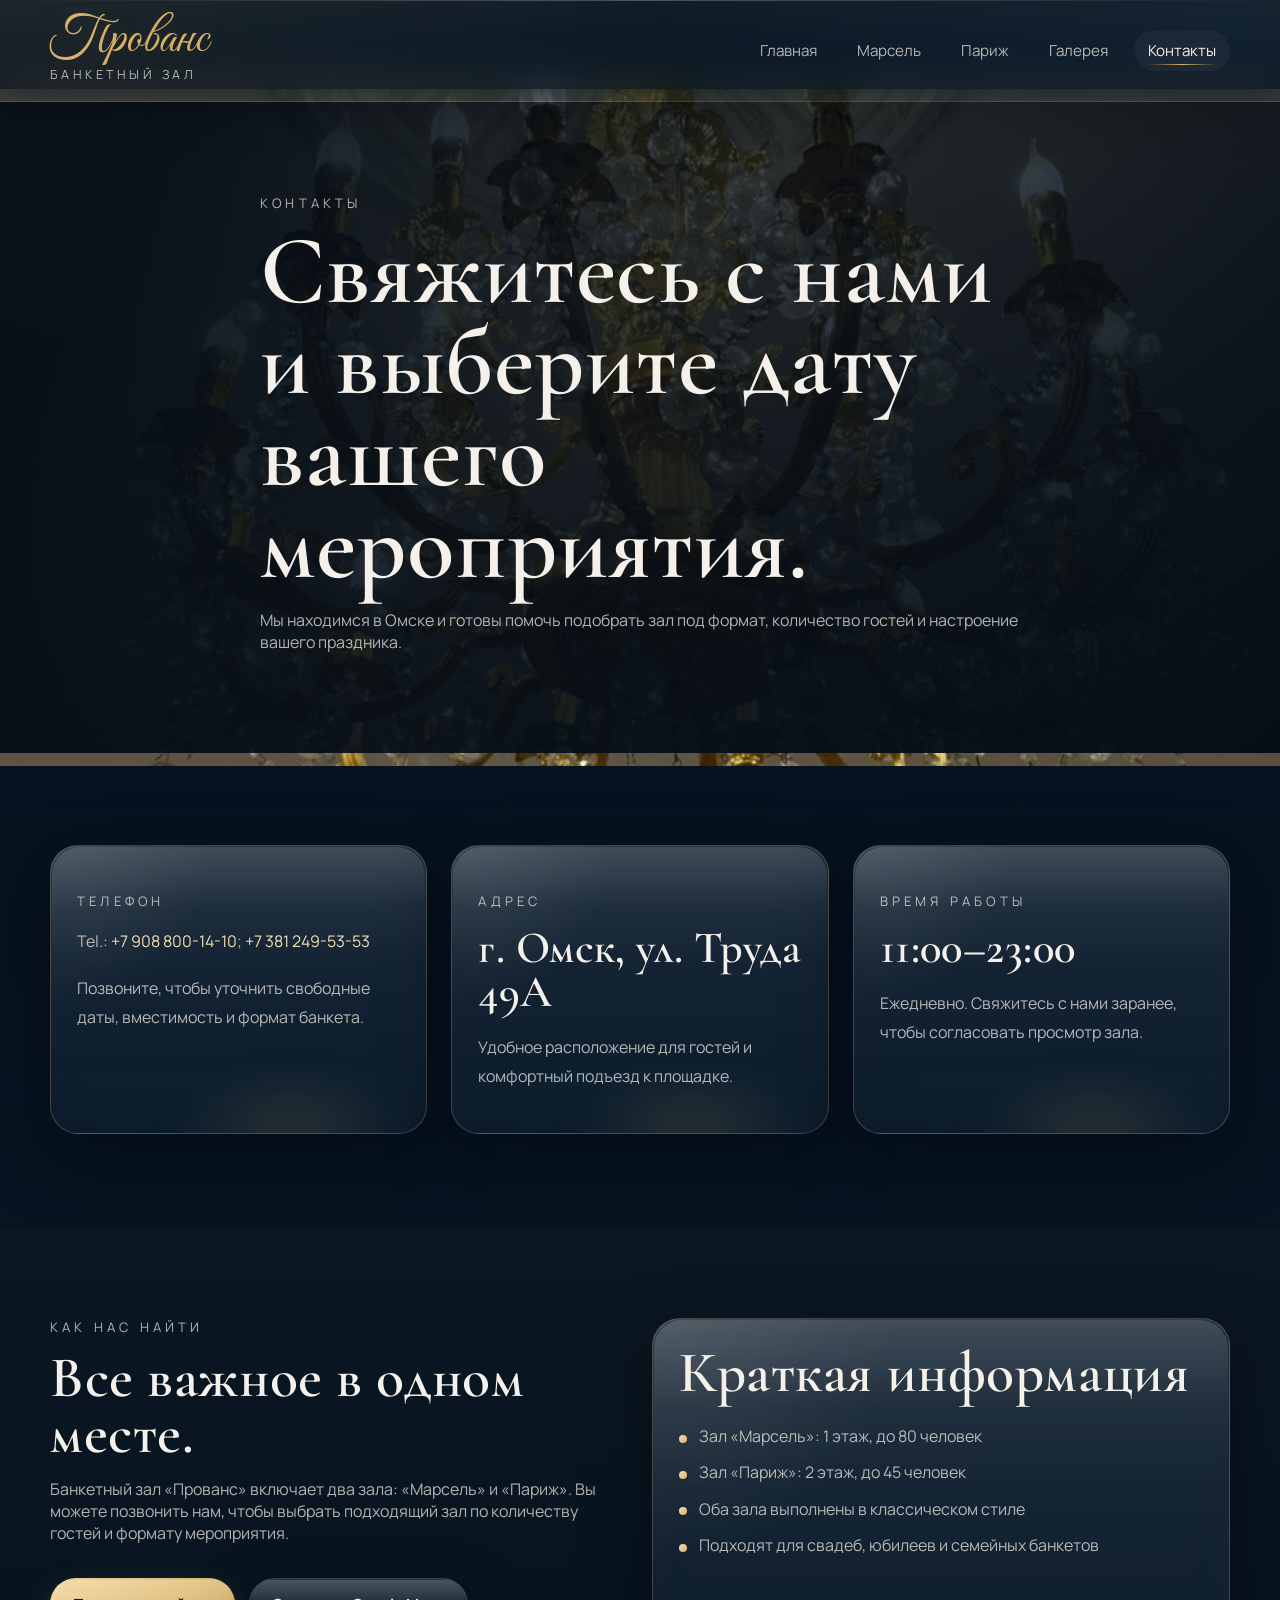
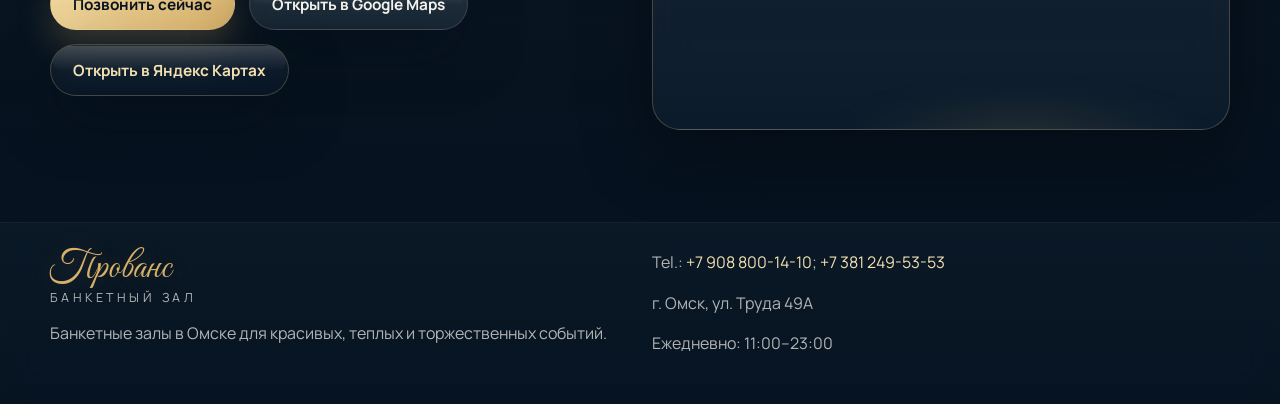
<file: contacts.html>
<!DOCTYPE html>
<html lang="ru">
<head>
  <meta charset="UTF-8">
  <meta name="viewport" content="width=device-width, initial-scale=1.0">
  <meta name="description" content="Контакты банкетного зала Прованс в Омске: телефон, адрес, время работы и удобные ссылки для связи и маршрута.">
  <title>Контакты | Банкетный зал Прованс</title>
  <link rel="icon" href="data:,">
  <link rel="preconnect" href="https://fonts.googleapis.com">
  <link rel="preconnect" href="https://fonts.gstatic.com" crossorigin>
  <link href="https://fonts.googleapis.com/css2?family=Cormorant+Garamond:wght@400;500;600;700&family=Great+Vibes&family=Manrope:wght@400;500;600;700;800&display=swap" rel="stylesheet">
  <link rel="stylesheet" href="assets/css/styles.css">
</head>
<body data-page="contacts">
  <div class="site-shell">
    <header class="site-header">
      <div class="container site-header__inner">
        <a class="brand" href="index.html" aria-label="Прованс, главная страница">
          <span class="brand__mark">Прованс</span>
          <span class="brand__text">банкетный зал</span>
        </a>
        <button class="nav-toggle" type="button" aria-expanded="false" aria-controls="site-nav">
          <span></span>
          <span></span>
          <span></span>
          <span class="sr-only">Открыть меню</span>
        </button>
        <nav class="site-nav" id="site-nav" aria-label="Основная навигация">
          <a href="index.html">Главная</a>
          <a href="marsel.html"><span class="nav-label--desktop">Марсель</span><span class="nav-label--mobile">Марсель (зал 1)</span></a>
          <a href="paris.html"><span class="nav-label--desktop">Париж</span><span class="nav-label--mobile">Париж (зал 2)</span></a>
          <a href="gallery.html">Галерея</a>
          <a href="contacts.html">Контакты</a>
        </nav>
      </div>
    </header>

    <main>
      <section class="page-hero page-hero--compact" style="--hero-image: url('../images/marsel/marsel-5.jpg');">
        <div class="page-hero__backdrop"></div>
        <div class="container page-hero__content reveal">
          <p class="eyebrow">Контакты</p>
          <h1>Свяжитесь с нами и выберите дату вашего мероприятия.</h1>
          <p>
            Мы находимся в Омске и готовы помочь подобрать зал под формат, количество гостей и настроение вашего праздника.
          </p>
        </div>
      </section>

      <section class="section">
        <div class="container contact-layout">
          <article class="contact-card reveal">
            <p class="eyebrow">Телефон</p>
            <div class="contact-phone-list">
              <p>Tel.: <a href="tel:+79088001410">+7 908 800-14-10</a>; <a href="tel:+73812495353">+7 381 249-53-53</a></p>
            </div>
            <p>Позвоните, чтобы уточнить свободные даты, вместимость и формат банкета.</p>
          </article>
          <article class="contact-card reveal">
            <p class="eyebrow">Адрес</p>
            <h2>г. Омск, ул. Труда 49А</h2>
            <p>Удобное расположение для гостей и комфортный подъезд к площадке.</p>
          </article>
          <article class="contact-card reveal">
            <p class="eyebrow">Время работы</p>
            <h2>11:00–23:00</h2>
            <p>Ежедневно. Свяжитесь с нами заранее, чтобы согласовать просмотр зала.</p>
          </article>
        </div>
      </section>

      <section class="section section--contrast">
        <div class="container">
          <div class="two-column">
            <div class="section-heading reveal">
              <p class="eyebrow">Как нас найти</p>
              <h2>Все важное в одном месте.</h2>
              <p>
                Банкетный зал «Прованс» включает два зала: «Марсель» и «Париж». Вы можете позвонить нам,
                чтобы выбрать подходящий зал по количеству гостей и формату мероприятия.
              </p>
              <div class="contact-actions">
                <a class="button button--primary" href="#" data-call-trigger>Позвонить сейчас</a>
                <a class="button button--secondary" href="https://www.google.com/maps/search/?api=1&query=%D0%9E%D0%BC%D1%81%D0%BA%2C+%D1%83%D0%BB.+%D0%A2%D1%80%D1%83%D0%B4%D0%B0+49%D0%90" target="_blank" rel="noopener">Открыть в Google Maps</a>
                <a class="button button--ghost" href="https://yandex.ru/maps/?text=%D0%9E%D0%BC%D1%81%D0%BA%2C%20%D1%83%D0%BB.%20%D0%A2%D1%80%D1%83%D0%B4%D0%B0%2049%D0%90" target="_blank" rel="noopener">Открыть в Яндекс Картах</a>
              </div>
            </div>
            <div class="contact-summary reveal">
              <h3>Краткая информация</h3>
              <ul class="details-list">
                <li>Зал «Марсель»: 1 этаж, до 80 человек</li>
                <li>Зал «Париж»: 2 этаж, до 45 человек</li>
                <li>Оба зала выполнены в классическом стиле</li>
                <li>Подходят для свадеб, юбилеев и семейных банкетов</li>
              </ul>
            </div>
          </div>
        </div>
      </section>
    </main>

    <footer class="site-footer">
      <div class="container site-footer__inner">
        <div>
          <a class="brand brand--footer" href="index.html">
            <span class="brand__mark">Прованс</span>
            <span class="brand__text">банкетный зал</span>
          </a>
          <p>Банкетные залы в Омске для красивых, теплых и торжественных событий.</p>
        </div>
        <div class="footer-contact">
          <p>Tel.: <a href="tel:+79088001410">+7 908 800-14-10</a>; <a href="tel:+73812495353">+7 381 249-53-53</a></p>
          <p>г. Омск, ул. Труда 49А</p>
          <p>Ежедневно: 11:00–23:00</p>
        </div>
      </div>
    </footer>
  </div>

  <div class="call-modal" id="call-modal" aria-hidden="true">
    <div class="call-modal__panel">
      <button class="call-modal__close" type="button" aria-label="Закрыть">&times;</button>
      <p class="eyebrow">Телефон</p>
      <h3>Выберите номер для звонка</h3>
      <div class="call-modal__actions">
        <a class="button button--primary" href="tel:+79088001410">+7 908 800-14-10</a>
        <a class="button button--secondary" href="tel:+73812495353">+7 381 249-53-53</a>
      </div>
    </div>
  </div>

  <script src="assets/js/main.js"></script>
</body>
</html>
</file>
<file: assets/css/styles.css>
:root {
  --bg: #06121f;
  --bg-soft: #0b1b2f;
  --panel: rgba(10, 24, 42, 0.82);
  --panel-glass: rgba(15, 31, 51, 0.48);
  --panel-glass-strong: rgba(12, 26, 43, 0.66);
  --line: rgba(220, 191, 128, 0.25);
  --line-soft: rgba(255, 255, 255, 0.12);
  --text: #f5f1ea;
  --text-muted: rgba(245, 241, 234, 0.72);
  --accent: #d7b16a;
  --accent-soft: #f2dfb2;
  --shadow: 0 24px 70px rgba(1, 5, 12, 0.45);
  --shadow-glass: 0 22px 60px rgba(2, 8, 18, 0.36);
  --blur-glass: blur(20px) saturate(140%);
  --radius-lg: 28px;
  --radius-md: 20px;
  --container: 1180px;
}

*,
*::before,
*::after {
  box-sizing: border-box;
}

html {
  scroll-behavior: smooth;
}

body {
  margin: 0;
  min-width: 320px;
  font-family: "Manrope", sans-serif;
  color: var(--text);
  background:
    radial-gradient(circle at top left, rgba(215, 177, 106, 0.12), transparent 28%),
    radial-gradient(circle at top right, rgba(143, 174, 218, 0.1), transparent 26%),
    linear-gradient(180deg, #05101b 0%, #081726 100%);
}

img {
  display: block;
  max-width: 100%;
}

a {
  color: inherit;
  text-decoration: none;
}

button {
  font: inherit;
}

.sr-only {
  position: absolute;
  width: 1px;
  height: 1px;
  padding: 0;
  margin: -1px;
  overflow: hidden;
  clip: rect(0, 0, 0, 0);
  white-space: nowrap;
  border: 0;
}

.container {
  width: min(calc(100% - 32px), var(--container));
  margin: 0 auto;
}

.site-shell {
  position: relative;
  overflow: clip;
}

.site-header {
  position: sticky;
  top: 0;
  z-index: 20;
  backdrop-filter: blur(22px) saturate(150%);
  background:
    linear-gradient(180deg, rgba(255, 255, 255, 0.06), rgba(255, 255, 255, 0.01)),
    rgba(5, 16, 27, 0.52);
  border-bottom: 1px solid rgba(255, 255, 255, 0.08);
  box-shadow: 0 16px 40px rgba(0, 0, 0, 0.16);
}

.site-header::before {
  content: "";
  position: absolute;
  inset: 0 0 auto;
  height: 1px;
  background: linear-gradient(90deg, transparent, rgba(255, 255, 255, 0.45), transparent);
  opacity: 0.55;
}

.site-header__inner {
  display: flex;
  align-items: center;
  justify-content: space-between;
  gap: 20px;
  padding: 18px 0;
}

.brand {
  display: inline-flex;
  flex-direction: column;
  gap: 2px;
  flex-shrink: 0;
}

.brand__mark {
  font-family: "Great Vibes", cursive;
  font-size: clamp(2rem, 4vw, 3.1rem);
  line-height: 0.92;
  color: var(--accent);
  text-shadow: 0 0 24px rgba(215, 177, 106, 0.22);
}

.brand__text {
  font-size: 0.78rem;
  letter-spacing: 0.28em;
  text-transform: uppercase;
  color: var(--text-muted);
}

.site-nav {
  display: flex;
  align-items: center;
  gap: 12px;
  flex-wrap: wrap;
  justify-content: flex-end;
}

.site-nav a {
  position: relative;
  padding: 10px 14px;
  font-size: 0.95rem;
  color: var(--text-muted);
  border-radius: 999px;
  transition: color 0.25s ease, background 0.25s ease;
}

.nav-label--mobile {
  display: none;
}

.site-nav a::after {
  content: "";
  position: absolute;
  left: 14px;
  right: 14px;
  bottom: 6px;
  height: 1px;
  background: linear-gradient(90deg, transparent, var(--accent), transparent);
  transform: scaleX(0);
  transition: transform 0.25s ease;
}

.site-nav a:hover,
.site-nav a.active {
  color: var(--text);
  background: rgba(255, 255, 255, 0.04);
}

.site-nav a:hover::after,
.site-nav a.active::after {
  transform: scaleX(1);
}

.nav-toggle {
  display: none;
  width: 50px;
  height: 50px;
  border: 1px solid rgba(255, 255, 255, 0.1);
  border-radius: 16px;
  background:
    linear-gradient(180deg, rgba(255, 255, 255, 0.08), rgba(255, 255, 255, 0.03)),
    rgba(10, 24, 42, 0.28);
  backdrop-filter: var(--blur-glass);
  box-shadow: var(--shadow-glass);
  color: var(--text);
  padding: 0;
}

.nav-toggle span {
  display: block;
  width: 22px;
  height: 2px;
  background: currentColor;
  margin: 5px auto;
}

.hero,
.page-hero {
  position: relative;
  isolation: isolate;
}

.hero::before,
.page-hero::before {
  content: "";
  position: absolute;
  inset: 0;
  background-image: var(--hero-image);
  background-size: cover;
  background-position: center;
  transform: scale(1.04);
  z-index: -2;
}

.hero__backdrop,
.page-hero__backdrop {
  position: absolute;
  inset: 0;
  z-index: -1;
  background:
    linear-gradient(120deg, rgba(4, 13, 23, 0.92) 12%, rgba(4, 13, 23, 0.58) 48%, rgba(4, 13, 23, 0.9) 100%),
    linear-gradient(180deg, rgba(4, 13, 23, 0.35), rgba(4, 13, 23, 0.8));
}

.hero--photo .hero__backdrop {
  background:
    linear-gradient(90deg, rgba(8, 13, 20, 0.34) 0%, rgba(8, 13, 20, 0.14) 42%, rgba(8, 13, 20, 0.06) 72%, rgba(8, 13, 20, 0.16) 100%);
}

.page-hero--photo .page-hero__backdrop {
  background:
    linear-gradient(90deg, rgba(8, 13, 20, 0.36) 0%, rgba(8, 13, 20, 0.16) 44%, rgba(8, 13, 20, 0.07) 74%, rgba(8, 13, 20, 0.15) 100%);
}

.hero {
  min-height: 94svh;
  display: flex;
  align-items: center;
}

.page-hero {
  min-height: 54svh;
  display: flex;
  align-items: end;
}

.page-hero--compact {
  min-height: 46svh;
}

.hero__content,
.page-hero__content {
  width: min(760px, 100%);
  padding: 92px 0 84px;
}

.hero__content {
  width: min(1120px, 100%);
}

.hero-mobile-caption {
  display: none;
}

.hero h1,
.page-hero h1,
.section-heading h2,
.showcase__content h2,
.cta-panel h2,
.contact-card h2,
.contact-summary h3,
.benefits-card h3,
.feature-card h3,
.hall-card h3 {
  font-family: "Cormorant Garamond", serif;
  font-weight: 600;
  letter-spacing: 0.01em;
}

.hero h1,
.page-hero h1 {
  margin: 0;
  font-size: clamp(3rem, 9vw, 6.1rem);
  line-height: 0.94;
}

.hero h1 {
  font-size: clamp(2.7rem, 4.8vw, 4.5rem);
  line-height: 1;
  max-width: 15ch;
  text-wrap: balance;
  text-shadow: 0 10px 30px rgba(0, 0, 0, 0.18);
}

.hero--photo .hero__lead,
.hero--photo .eyebrow,
.hero--photo .stat-card span,
.hero--photo .stat-card strong {
  text-shadow: 0 6px 20px rgba(0, 0, 0, 0.16);
}

.page-hero--photo h1,
.page-hero--photo p,
.page-hero--photo .eyebrow {
  text-shadow: 0 8px 24px rgba(0, 0, 0, 0.18);
}

.eyebrow {
  margin: 0 0 14px;
  font-size: 0.82rem;
  letter-spacing: 0.32em;
  text-transform: uppercase;
  color: var(--accent-soft);
}

.hero__lead,
.page-hero p,
.section-heading p,
.feature-card p,
.hall-card p,
.showcase__content p,
.cta-panel p,
.site-footer p,
.details-list,
.contact-card p {
  color: var(--text-muted);
}

.hero__lead {
  margin: 22px 0 0;
  max-width: 640px;
  font-size: 1.08rem;
  line-height: 1.8;
}

.hero__actions,
.cta-panel__actions,
.contact-actions {
  display: flex;
  flex-wrap: wrap;
  gap: 14px;
  margin-top: 34px;
}

.button {
  display: inline-flex;
  align-items: center;
  justify-content: center;
  min-height: 52px;
  padding: 0 22px;
  border: 1px solid transparent;
  border-radius: 999px;
  font-weight: 700;
  font-size: 0.96rem;
  position: relative;
  overflow: hidden;
  backdrop-filter: blur(16px) saturate(135%);
  transition: transform 0.22s ease, border-color 0.22s ease, background 0.22s ease, box-shadow 0.22s ease;
}

.button:hover {
  transform: translateY(-2px);
}

.button::before {
  content: "";
  position: absolute;
  inset: 1px 1px auto;
  height: 50%;
  border-radius: inherit;
  background: linear-gradient(180deg, rgba(255, 255, 255, 0.2), transparent);
  pointer-events: none;
  opacity: 0.8;
}

.button--primary {
  color: #09131f;
  background: linear-gradient(135deg, #f0d79f, var(--accent));
  box-shadow: 0 16px 34px rgba(215, 177, 106, 0.24);
}

.button--secondary {
  color: var(--text);
  background:
    linear-gradient(180deg, rgba(255, 255, 255, 0.1), rgba(255, 255, 255, 0.03)),
    rgba(255, 255, 255, 0.04);
  border-color: rgba(255, 255, 255, 0.12);
  box-shadow: var(--shadow-glass);
}

.button--ghost {
  color: var(--accent-soft);
  background:
    linear-gradient(180deg, rgba(255, 255, 255, 0.06), rgba(255, 255, 255, 0.015)),
    rgba(10, 24, 42, 0.16);
  border-color: var(--line);
  box-shadow: var(--shadow-glass);
}

.hero__stats,
.feature-grid,
.hall-grid,
.gallery-grid,
.contact-layout,
.info-strip,
.two-column,
.showcase,
.site-footer__inner {
  display: grid;
  gap: 24px;
}

.hero__stats {
  grid-template-columns: repeat(3, minmax(0, 1fr));
  margin-top: 42px;
}

.feature-grid {
  grid-template-columns: repeat(3, minmax(0, 1fr));
}

.hall-grid,
.two-column,
.showcase,
.site-footer__inner {
  grid-template-columns: repeat(2, minmax(0, 1fr));
}

.gallery-grid {
  grid-template-columns: repeat(2, minmax(0, 1fr));
}

.gallery-grid--three,
.info-strip,
.contact-layout {
  grid-template-columns: repeat(3, minmax(0, 1fr));
}

.info-strip {
  margin-bottom: 54px;
}

.stat-card,
.feature-card,
.hall-card,
.benefits-card,
.contact-card,
.contact-summary,
.cta-panel,
.info-strip article {
  position: relative;
  overflow: hidden;
  isolation: isolate;
  border: 1px solid var(--line);
  background:
    radial-gradient(circle at top left, rgba(255, 255, 255, 0.1), transparent 34%),
    linear-gradient(180deg, rgba(255, 255, 255, 0.08), rgba(255, 255, 255, 0.015)),
    var(--panel-glass-strong);
  backdrop-filter: var(--blur-glass);
  box-shadow: var(--shadow), inset 0 1px 0 rgba(255, 255, 255, 0.08);
}

.stat-card::before,
.feature-card::before,
.hall-card::before,
.benefits-card::before,
.contact-card::before,
.contact-summary::before,
.cta-panel::before,
.info-strip article::before,
.gallery-card::before,
.call-modal__panel::before {
  content: "";
  position: absolute;
  z-index: 0;
  inset: 1px 1px auto 1px;
  height: 42%;
  border-radius: inherit;
  background: linear-gradient(180deg, rgba(255, 255, 255, 0.16), rgba(255, 255, 255, 0.03), transparent);
  pointer-events: none;
}

.stat-card::after,
.feature-card::after,
.hall-card::after,
.benefits-card::after,
.contact-card::after,
.contact-summary::after,
.cta-panel::after,
.info-strip article::after,
.gallery-card::after,
.call-modal__panel::after {
  content: "";
  position: absolute;
  z-index: 0;
  inset: auto -10% -22% 18%;
  height: 110px;
  border-radius: 50%;
  background: radial-gradient(circle, rgba(215, 177, 106, 0.14), transparent 68%);
  pointer-events: none;
  filter: blur(18px);
}

.stat-card > *,
.feature-card > *,
.hall-card > *,
.benefits-card > *,
.contact-card > *,
.contact-summary > *,
.cta-panel > *,
.info-strip article > *,
.call-modal__panel > * {
  position: relative;
  z-index: 1;
}

.stat-card,
.feature-card,
.benefits-card,
.contact-card,
.contact-summary,
.cta-panel,
.info-strip article {
  border-radius: var(--radius-lg);
}

.stat-card,
.feature-card,
.benefits-card,
.contact-card,
.contact-summary,
.info-strip article {
  padding: 26px;
}

.stat-card strong {
  display: block;
  font-size: 1.55rem;
  color: var(--accent-soft);
}

.stat-card span {
  display: block;
  margin-top: 8px;
  color: var(--text-muted);
  font-size: 0.95rem;
}

.section {
  padding: 92px 0;
}

.section--contrast {
  background:
    linear-gradient(180deg, rgba(255, 255, 255, 0.025), rgba(255, 255, 255, 0)),
    rgba(3, 10, 18, 0.3);
}

.section--cta {
  padding-top: 0;
}

.section-heading {
  max-width: 720px;
  margin-bottom: 34px;
}

.section-heading h2,
.showcase__content h2,
.cta-panel h2,
.contact-card h2,
.contact-summary h3,
.benefits-card h3 {
  margin: 0;
  font-size: clamp(2.2rem, 6vw, 3.6rem);
  line-height: 0.98;
}

.section-heading p:last-child,
.showcase__content p,
.cta-panel p,
.contact-card p {
  margin-top: 18px;
  line-height: 1.8;
}

.feature-card__number,
.hall-card__floor {
  display: inline-block;
  margin-bottom: 16px;
  color: var(--accent);
  font-weight: 800;
  letter-spacing: 0.18em;
  text-transform: uppercase;
  font-size: 0.82rem;
}

.feature-card h3,
.hall-card h3 {
  margin: 0;
  font-size: 2rem;
}

.hall-card {
  overflow: hidden;
  border-radius: 32px;
}

.hall-card__media img {
  width: 100%;
  aspect-ratio: 1.1;
  object-fit: cover;
}

.hall-card__content {
  padding: 28px;
}

.details-list {
  display: grid;
  gap: 10px;
  padding: 0;
  margin: 22px 0 0;
  list-style: none;
}

.details-list li {
  position: relative;
  padding-left: 20px;
  line-height: 1.65;
}

.details-list li::before {
  content: "";
  position: absolute;
  left: 0;
  top: 0.72em;
  width: 8px;
  height: 8px;
  border-radius: 999px;
  background: linear-gradient(135deg, var(--accent-soft), var(--accent));
}

.showcase {
  align-items: center;
}

.showcase__grid {
  display: grid;
  grid-template-columns: repeat(2, minmax(0, 1fr));
  gap: 18px;
}

.showcase__image {
  width: 100%;
  height: 220px;
  object-fit: cover;
  border-radius: 24px;
  border: 1px solid var(--line);
  box-shadow: var(--shadow);
}

.showcase__image--large {
  grid-column: 1 / -1;
  height: 360px;
}

.cta-panel {
  display: flex;
  align-items: center;
  justify-content: space-between;
  gap: 30px;
  padding: 34px;
}

.site-footer {
  padding: 28px 0 44px;
  border-top: 1px solid rgba(255, 255, 255, 0.06);
  background:
    linear-gradient(180deg, rgba(255, 255, 255, 0.03), rgba(255, 255, 255, 0.01)),
    rgba(4, 12, 20, 0.46);
  backdrop-filter: blur(14px) saturate(130%);
}

.brand--footer .brand__mark {
  font-size: 2.4rem;
}

.footer-links,
.footer-contact {
  display: grid;
  gap: 12px;
}

.footer-links a,
.footer-contact a {
  color: var(--accent-soft);
}

.contact-phone-list {
  margin: 0 0 14px;
}

.contact-phone-list p,
.footer-contact p {
  margin: 0;
}

.contact-phone-list a,
.footer-contact a {
  color: var(--accent-soft);
}

.call-modal {
  position: fixed;
  inset: 0;
  z-index: 60;
  display: grid;
  place-items: center;
  padding: 20px;
  background: rgba(3, 7, 13, 0.82);
  opacity: 0;
  visibility: hidden;
  transition: opacity 0.25s ease, visibility 0.25s ease;
}

.call-modal.is-open {
  opacity: 1;
  visibility: visible;
}

.call-modal__panel {
  position: relative;
  width: min(100%, 480px);
  padding: 30px;
  border-radius: 28px;
  border: 1px solid var(--line);
  background:
    radial-gradient(circle at top left, rgba(255, 255, 255, 0.12), transparent 36%),
    linear-gradient(180deg, rgba(255, 255, 255, 0.07), rgba(255, 255, 255, 0.015)),
    rgba(10, 24, 42, 0.84);
  backdrop-filter: blur(24px) saturate(140%);
  box-shadow: var(--shadow), inset 0 1px 0 rgba(255, 255, 255, 0.08);
}

.call-modal__panel h3 {
  margin: 0;
  font-family: "Cormorant Garamond", serif;
  font-size: clamp(2rem, 5vw, 2.8rem);
  line-height: 1;
}

.call-modal__actions {
  display: grid;
  gap: 12px;
  margin-top: 24px;
}

.call-modal__close {
  position: absolute;
  top: 14px;
  right: 14px;
  width: 46px;
  height: 46px;
  border: 1px solid var(--line);
  border-radius: 999px;
  background: rgba(255, 255, 255, 0.06);
  color: var(--text);
  font-size: 1.8rem;
  cursor: pointer;
}

.gallery-card {
  margin: 0;
  position: relative;
  overflow: hidden;
  border-radius: 24px;
  border: 1px solid var(--line);
  background:
    linear-gradient(180deg, rgba(255, 255, 255, 0.06), rgba(255, 255, 255, 0.02)),
    rgba(255, 255, 255, 0.03);
  backdrop-filter: blur(14px) saturate(130%);
  box-shadow: var(--shadow), inset 0 1px 0 rgba(255, 255, 255, 0.08);
}

.gallery-card img {
  width: 100%;
  height: 100%;
  object-fit: cover;
  cursor: zoom-in;
  transition: transform 0.35s ease, filter 0.35s ease;
}

.gallery-card:hover img {
  transform: scale(1.03);
  filter: saturate(1.08);
}

.masonry-gallery {
  column-count: 3;
  column-gap: 22px;
}

.masonry-gallery .gallery-card {
  break-inside: avoid;
  margin-bottom: 22px;
}

.contact-card h2 {
  margin-top: 0;
  font-size: clamp(1.9rem, 4vw, 2.8rem);
}

.lightbox {
  position: fixed;
  inset: 0;
  z-index: 50;
  display: grid;
  place-items: center;
  padding: 24px;
  background: rgba(3, 7, 13, 0.92);
  opacity: 0;
  visibility: hidden;
  transition: opacity 0.25s ease, visibility 0.25s ease;
}

.lightbox.is-open {
  opacity: 1;
  visibility: visible;
}

.lightbox__image {
  max-width: min(100%, 1000px);
  max-height: 88vh;
  border-radius: 20px;
  border: 1px solid var(--line);
  box-shadow: var(--shadow);
}

.lightbox__close {
  position: absolute;
  top: 18px;
  right: 18px;
  width: 52px;
  height: 52px;
  border: 1px solid var(--line);
  border-radius: 999px;
  background: rgba(255, 255, 255, 0.06);
  color: var(--text);
  font-size: 1.9rem;
  cursor: pointer;
}

.reveal {
  opacity: 0;
  transform: translateY(22px);
  transition: opacity 0.7s ease, transform 0.7s ease;
}

.reveal.is-visible {
  opacity: 1;
  transform: translateY(0);
}

@media (max-width: 1100px) {
  .feature-grid,
  .contact-layout,
  .gallery-grid--three,
  .info-strip,
  .hero__stats,
  .hall-grid,
  .two-column,
  .showcase,
  .site-footer__inner {
    grid-template-columns: 1fr;
  }

  .info-strip {
    margin-bottom: 44px;
  }

  .cta-panel {
    flex-direction: column;
    align-items: flex-start;
  }
}

@media (max-width: 820px) {
  .site-header__inner {
    flex-wrap: wrap;
  }

  .nav-toggle {
    display: inline-block;
    margin-left: auto;
  }

  .site-nav {
    display: none;
    width: 100%;
    flex-direction: column;
    align-items: stretch;
    padding-top: 10px;
  }

  .site-nav.is-open {
    display: flex;
  }

  .site-nav a {
    width: 100%;
    padding: 14px 16px;
    border-radius: 18px;
    background: rgba(255, 255, 255, 0.03);
  }

  .nav-label--desktop {
    display: none;
  }

  .nav-label--mobile {
    display: inline;
  }

  .hero {
    min-height: 74svh;
    align-items: stretch;
  }

  .hero__content,
  .page-hero__content {
    padding: 74px 0 60px;
  }

  .hero--photo .hero__content {
    display: none;
  }

  .hero-mobile-caption {
    position: absolute;
    left: 0;
    right: 0;
    bottom: 24px;
    display: block;
    z-index: 2;
  }

  .hero-mobile-caption p {
    margin: 0;
    max-width: min(92%, 320px);
    padding: 0;
    color: var(--text);
    font-family: "Cormorant Garamond", serif;
    font-size: clamp(1.35rem, 5.2vw, 1.8rem);
    line-height: 1.08;
    text-wrap: balance;
    background: none;
    backdrop-filter: none;
    text-shadow: 0 6px 22px rgba(0, 0, 0, 0.34), 0 2px 8px rgba(0, 0, 0, 0.22);
    box-shadow: none;
  }

  .hero--photo .hero__backdrop {
    background:
      linear-gradient(180deg, rgba(8, 13, 20, 0.04), rgba(8, 13, 20, 0.02) 52%, rgba(8, 13, 20, 0.16) 100%);
  }

  .hero::before {
    background-position: center center;
    transform: scale(1.02);
  }

  .feature-grid,
  .gallery-grid,
  .contact-layout,
  .showcase__grid {
    grid-template-columns: 1fr;
  }

  .info-strip {
    margin-bottom: 36px;
  }

  .masonry-gallery {
    column-count: 2;
  }

  .showcase__image,
  .showcase__image--large {
    height: 260px;
  }

  .section {
    padding: 76px 0;
  }
}

@media (max-width: 560px) {
  .container {
    width: min(calc(100% - 22px), var(--container));
  }

  .site-header__inner {
    padding: 14px 0;
  }

  .brand__mark {
    font-size: 2.3rem;
  }

  .brand__text {
    font-size: 0.67rem;
    letter-spacing: 0.22em;
  }

  .hero h1,
  .page-hero h1 {
    font-size: clamp(2.5rem, 14vw, 4rem);
  }

  .hero h1 {
    max-width: none;
  }

  .hero {
    min-height: 70svh;
  }

  .hero-mobile-caption {
    bottom: 18px;
  }

  .hero-mobile-caption p {
    max-width: min(94%, 290px);
    font-size: clamp(1.2rem, 5.8vw, 1.55rem);
  }

  .hero__lead,
  .page-hero p,
  .section-heading p:last-child,
  .feature-card p,
  .hall-card p,
  .showcase__content p,
  .cta-panel p,
  .contact-card p {
    font-size: 0.98rem;
    line-height: 1.72;
  }

  .button,
  .hero__actions,
  .cta-panel__actions,
  .contact-actions {
    width: 100%;
  }

  .feature-card,
  .hall-card__content,
  .benefits-card,
  .contact-card,
  .contact-summary,
  .cta-panel,
  .info-strip article {
    padding: 22px;
  }

  .hall-card {
    border-radius: 24px;
  }

  .masonry-gallery {
    column-count: 1;
  }

  .lightbox {
    padding: 14px;
  }
}
</file>
